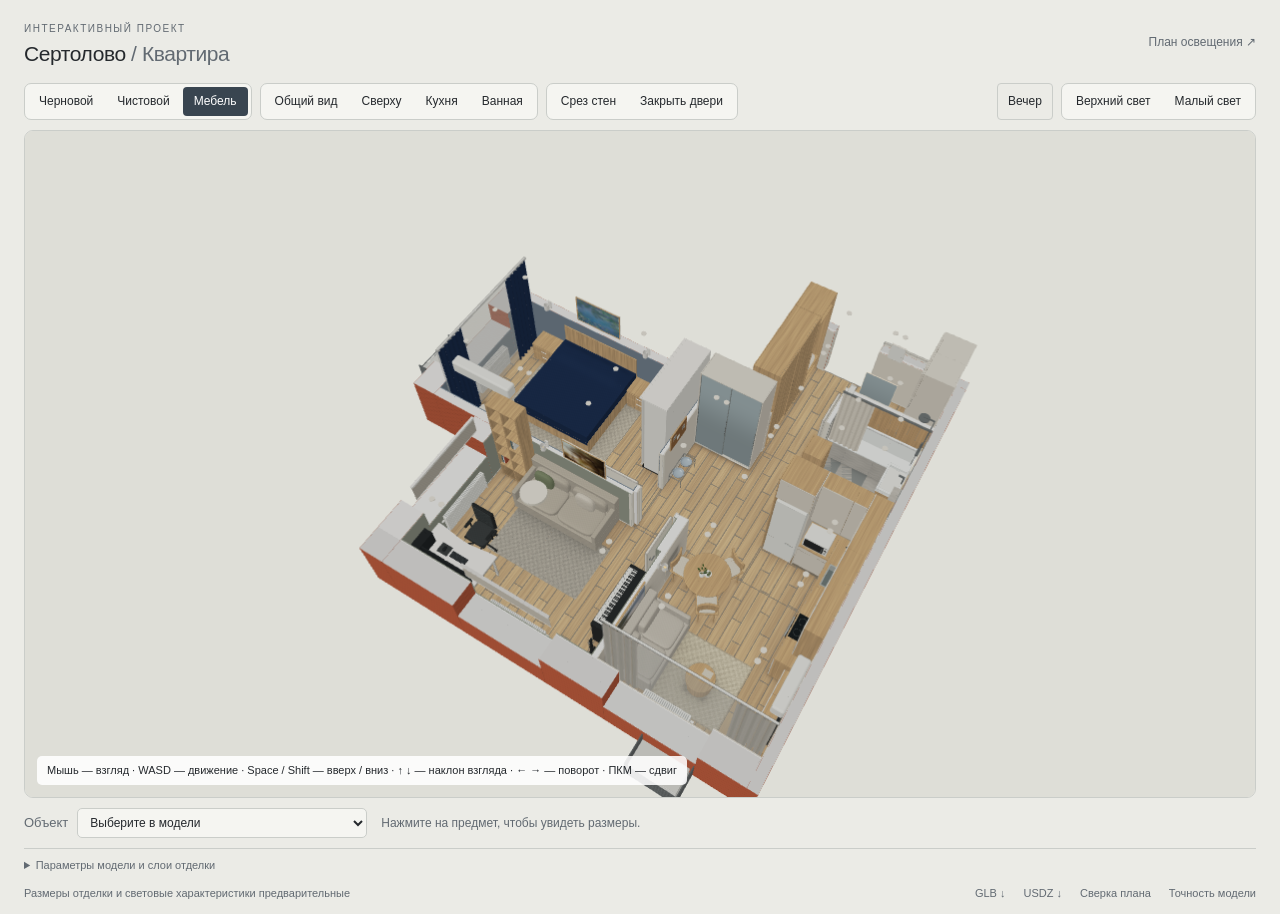
<file: index.html>
<!doctype html>
<html lang="ru">
<head>
  <meta charset="utf-8">
  <meta name="viewport" content="width=device-width, initial-scale=1">
  <meta name="color-scheme" content="light dark">
  <title>Сертолово · квартира</title>
  <link rel="stylesheet" href="viewer.css?v=20260913h">
</head>
<body>
<main>
  <header class="page-header"><div><span class="eyebrow">ИНТЕРАКТИВНЫЙ ПРОЕКТ</span><h1>Сертолово <span>/ Квартира</span></h1></div><a href="lighting-comparison.html" class="header-link">План освещения ↗</a></header>
  <div id="apartment-3d-root">
    <div class="apt-toolbar" aria-label="Управление моделью">
      <div class="control-group" aria-label="Этап отделки">
        <button type="button" class="btn" data-action="rough" aria-pressed="false">Черновой</button>
        <button type="button" class="btn" data-action="finished" aria-pressed="false">Чистовой</button>
        <button type="button" class="btn" data-action="furniture" aria-pressed="true">Мебель</button>
      </div>
      <div class="control-group" aria-label="Ракурс">
        <button type="button" class="btn" data-action="reset">Общий вид</button>
        <button type="button" class="btn" data-action="top" aria-pressed="false">Сверху</button>
        <button type="button" class="btn" data-action="kitchen">Кухня</button>
        <button type="button" class="btn" data-action="bathroom">Ванная</button>
      </div>
      <div class="control-group">
        <button type="button" class="btn" data-action="walls" aria-pressed="false">Срез стен</button>
        <button type="button" class="btn" data-action="doors" aria-pressed="false">Закрыть двери</button>
      </div>
      <button type="button" class="btn evening-button" data-action="evening" aria-pressed="false">Вечер</button>
      <div class="control-group apt-light-controls" aria-label="Сценарий освещения">
        <button type="button" class="btn" data-action="upper-light" aria-pressed="false">Верхний свет</button>
        <button type="button" class="btn" data-action="small-light" aria-pressed="false">Малый свет</button>
      </div>
    </div>
    <div class="apt-stage">
      <canvas role="img" aria-label="Интерактивная трёхмерная модель квартиры"></canvas>
      <div class="apt-hint">Мышь — взгляд · WASD — движение · Space / Shift — вверх / вниз · ↑ ↓ — наклон взгляда · ← → — поворот · ПКМ — сдвиг</div>
    </div>
    <div class="apt-error" role="alert"></div>
    <div class="apt-inspector">
      <label class="object-label">Объект <select data-action="object"><option value="">Выберите в модели</option></select></label>
      <button type="button" class="btn" data-action="cabinet" aria-pressed="false" hidden>Открыть пенал</button>
      <label data-action="towels-label" hidden><input type="checkbox" data-action="towels" checked> Полотенца</label>
      <div class="apt-inspection" role="status">Нажмите на предмет, чтобы увидеть размеры.</div>
    </div>
    <details class="technical"><summary>Параметры модели и слои отделки</summary><div class="apt-buildup"></div><div class="apt-layer-values"></div></details>
    <div class="sr-only" aria-live="polite"></div>
  </div>
  <footer><span>Размеры отделки и световые характеристики предварительные</span><nav aria-label="Файлы проекта"><a href="apartment-model.glb" download>GLB ↓</a><a href="apartment-model.usdz" download>USDZ ↓</a><a href="comparison.html">Сверка плана</a><a href="accuracy.md">Точность модели</a></nav></footer>
</main>
<script src="scene-data.js?v=20260913h"></script>
<script src="viewer-core.js?v=20260913h"></script>
<script>ApartmentViewer.mount("apartment-3d-root",window.APARTMENT_SCENE);</script>
</body>
</html>
</file>
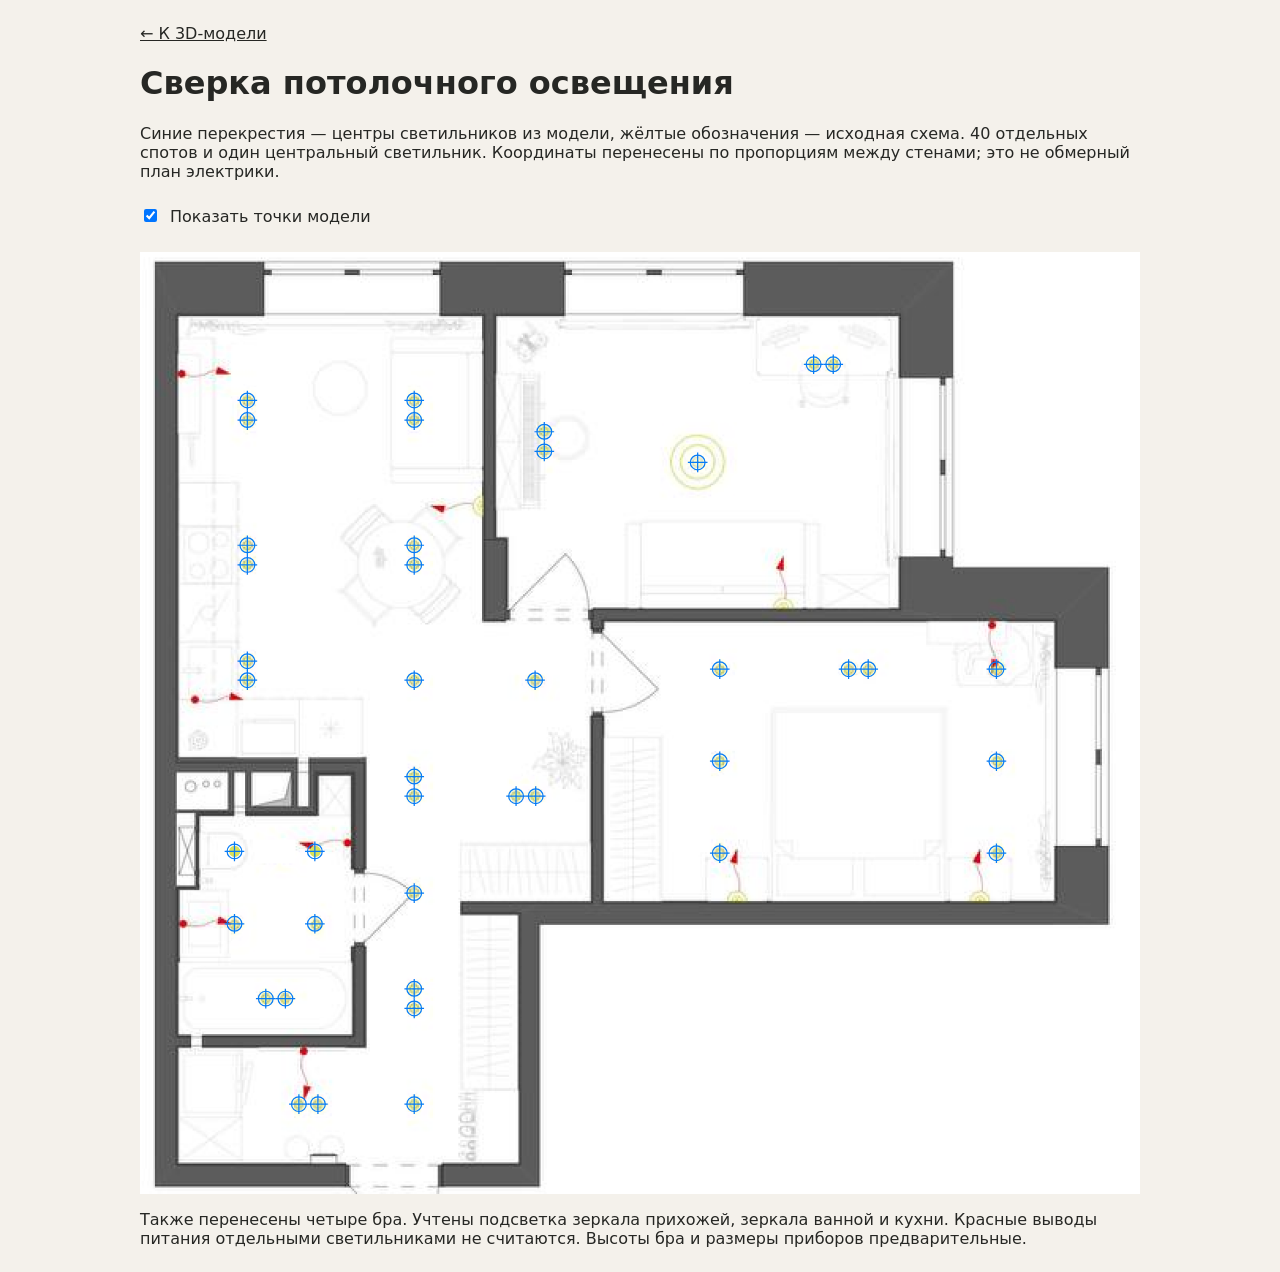
<file: lighting-comparison.html>
<!doctype html>
<html lang="ru"><meta charset="utf-8"><meta name="viewport" content="width=device-width, initial-scale=1">
<title>Сверка освещения</title><style>
body{font:16px system-ui,sans-serif;margin:24px;background:#f4f1eb;color:#262724}main{max-width:1000px;margin:auto}
svg{display:block;width:100%;height:auto;background:white;margin-top:16px}.marks{fill:none;stroke:#087bf5;stroke-width:2}
#overlay:not(:checked)~svg .marks{display:none}a{color:inherit}label{display:inline-block;padding:10px}
</style><main><a href="index.html">← К 3D-модели</a><h1>Сверка потолочного освещения</h1>
<p>Синие перекрестия — центры светильников из модели, жёлтые обозначения — исходная схема.
40 отдельных спотов и один центральный светильник. Координаты перенесены по пропорциям между стенами; это не обмерный план электрики.</p>
<input id="overlay" type="checkbox" checked><label for="overlay">Показать точки модели</label>
<svg viewBox="0 0 1630 1536" role="img" aria-label="Исходная схема и центры светильников модели">
<image href="assets/lighting-plan.png" width="1630" height="1536" preserveAspectRatio="none"/>
<g class="marks"><g><title>spot-kitchen-01 · X 8.358 м · Z 7.875 м</title><circle cx="175.00" cy="242.00" r="12"/><path d="M 159.00,242.00 h32 M 175.00,226.00 v32"/></g><g><title>spot-kitchen-02 · X 8.358 м · Z 7.671 м</title><circle cx="175.00" cy="274.00" r="12"/><path d="M 159.00,274.00 h32 M 175.00,258.00 v32"/></g><g><title>spot-kitchen-03 · X 6.636 м · Z 7.875 м</title><circle cx="447.00" cy="242.00" r="12"/><path d="M 431.00,242.00 h32 M 447.00,226.00 v32"/></g><g><title>spot-kitchen-04 · X 6.636 м · Z 7.671 м</title><circle cx="447.00" cy="274.00" r="12"/><path d="M 431.00,274.00 h32 M 447.00,258.00 v32"/></g><g><title>spot-kitchen-05 · X 8.358 м · Z 6.369 м</title><circle cx="175.00" cy="478.00" r="12"/><path d="M 159.00,478.00 h32 M 175.00,462.00 v32"/></g><g><title>spot-kitchen-06 · X 8.358 м · Z 6.165 м</title><circle cx="175.00" cy="510.00" r="12"/><path d="M 159.00,510.00 h32 M 175.00,494.00 v32"/></g><g><title>spot-kitchen-07 · X 6.636 м · Z 6.369 м</title><circle cx="447.00" cy="478.00" r="12"/><path d="M 431.00,478.00 h32 M 447.00,462.00 v32"/></g><g><title>spot-kitchen-08 · X 6.636 м · Z 6.165 м</title><circle cx="447.00" cy="510.00" r="12"/><path d="M 431.00,510.00 h32 M 447.00,494.00 v32"/></g><g><title>spot-kitchen-09 · X 8.358 м · Z 5.239 м</title><circle cx="175.00" cy="667.00" r="12"/><path d="M 159.00,667.00 h32 M 175.00,651.00 v32"/></g><g><title>spot-kitchen-10 · X 8.358 м · Z 5.045 м</title><circle cx="175.00" cy="698.00" r="12"/><path d="M 159.00,698.00 h32 M 175.00,682.00 v32"/></g><g><title>spot-kitchen-11 · X 6.636 м · Z 5.045 м</title><circle cx="447.00" cy="698.00" r="12"/><path d="M 431.00,698.00 h32 M 447.00,682.00 v32"/></g><g><title>spot-central-01 · X 5.403 м · Z 5.045 м</title><circle cx="644.00" cy="698.00" r="12"/><path d="M 628.00,698.00 h32 M 644.00,682.00 v32"/></g><g><title>spot-central-02 · X 6.636 м · Z 4.043 м</title><circle cx="447.00" cy="855.00" r="12"/><path d="M 431.00,855.00 h32 M 447.00,839.00 v32"/></g><g><title>spot-central-03 · X 6.636 м · Z 3.810 м</title><circle cx="447.00" cy="887.00" r="12"/><path d="M 431.00,887.00 h32 M 447.00,871.00 v32"/></g><g><title>spot-central-04 · X 5.609 м · Z 3.810 м</title><circle cx="613.00" cy="887.00" r="12"/><path d="M 597.00,887.00 h32 M 613.00,871.00 v32"/></g><g><title>spot-central-05 · X 5.397 м · Z 3.810 м</title><circle cx="645.00" cy="887.00" r="12"/><path d="M 629.00,887.00 h32 M 645.00,871.00 v32"/></g><g><title>spot-entry-01 · X 6.636 м · Z 2.796 м</title><circle cx="447.00" cy="1045.00" r="12"/><path d="M 431.00,1045.00 h32 M 447.00,1029.00 v32"/></g><g><title>spot-entry-02 · X 6.636 м · Z 1.818 м</title><circle cx="447.00" cy="1201.00" r="12"/><path d="M 431.00,1201.00 h32 M 447.00,1185.00 v32"/></g><g><title>spot-entry-03 · X 6.636 м · Z 1.617 м</title><circle cx="447.00" cy="1233.00" r="12"/><path d="M 431.00,1233.00 h32 M 447.00,1217.00 v32"/></g><g><title>spot-entry-04 · X 6.636 м · Z 0.630 м</title><circle cx="447.00" cy="1389.00" r="12"/><path d="M 431.00,1389.00 h32 M 447.00,1373.00 v32"/></g><g><title>spot-laundry-01 · X 7.819 м · Z 0.630 м</title><circle cx="259.00" cy="1389.00" r="12"/><path d="M 243.00,1389.00 h32 M 259.00,1373.00 v32"/></g><g><title>spot-laundry-02 · X 7.621 м · Z 0.630 м</title><circle cx="290.00" cy="1389.00" r="12"/><path d="M 274.00,1389.00 h32 M 290.00,1373.00 v32"/></g><g><title>spot-bedroom-01 · X 3.448 м · Z 5.158 м</title><circle cx="945.00" cy="680.00" r="12"/><path d="M 929.00,680.00 h32 M 945.00,664.00 v32"/></g><g><title>spot-bedroom-02 · X 2.110 м · Z 5.158 м</title><circle cx="1155.00" cy="680.00" r="12"/><path d="M 1139.00,680.00 h32 M 1155.00,664.00 v32"/></g><g><title>spot-bedroom-03 · X 1.906 м · Z 5.158 м</title><circle cx="1187.00" cy="680.00" r="12"/><path d="M 1171.00,680.00 h32 M 1187.00,664.00 v32"/></g><g><title>spot-bedroom-04 · X 0.615 м · Z 5.158 м</title><circle cx="1396.00" cy="680.00" r="12"/><path d="M 1380.00,680.00 h32 M 1396.00,664.00 v32"/></g><g><title>spot-bedroom-05 · X 3.448 м · Z 4.219 м</title><circle cx="945.00" cy="830.00" r="12"/><path d="M 929.00,830.00 h32 M 945.00,814.00 v32"/></g><g><title>spot-bedroom-06 · X 0.615 м · Z 4.219 м</title><circle cx="1396.00" cy="830.00" r="12"/><path d="M 1380.00,830.00 h32 M 1396.00,814.00 v32"/></g><g><title>spot-bedroom-07 · X 3.448 м · Z 3.200 м</title><circle cx="945.00" cy="980.00" r="12"/><path d="M 929.00,980.00 h32 M 945.00,964.00 v32"/></g><g><title>spot-bedroom-08 · X 0.615 м · Z 3.200 м</title><circle cx="1396.00" cy="980.00" r="12"/><path d="M 1380.00,980.00 h32 M 1396.00,964.00 v32"/></g><g><title>spot-study-01 · X 2.473 м · Z 8.251 м</title><circle cx="1098.00" cy="183.00" r="12"/><path d="M 1082.00,183.00 h32 M 1098.00,167.00 v32"/></g><g><title>spot-study-02 · X 2.269 м · Z 8.251 м</title><circle cx="1130.00" cy="183.00" r="12"/><path d="M 1114.00,183.00 h32 M 1130.00,167.00 v32"/></g><g><title>spot-study-03 · X 5.303 м · Z 7.549 м</title><circle cx="659.00" cy="293.00" r="12"/><path d="M 643.00,293.00 h32 M 659.00,277.00 v32"/></g><g><title>spot-study-04 · X 5.303 м · Z 7.345 м</title><circle cx="659.00" cy="325.00" r="12"/><path d="M 643.00,325.00 h32 M 659.00,309.00 v32"/></g><g><title>spot-bath-01 · X 8.492 м · Z 3.219 м</title><circle cx="154.00" cy="977.00" r="12"/><path d="M 138.00,977.00 h32 M 154.00,961.00 v32"/></g><g><title>spot-bath-02 · X 7.653 м · Z 3.219 м</title><circle cx="285.00" cy="977.00" r="12"/><path d="M 269.00,977.00 h32 M 285.00,961.00 v32"/></g><g><title>spot-bath-03 · X 8.492 м · Z 2.483 м</title><circle cx="154.00" cy="1095.00" r="12"/><path d="M 138.00,1095.00 h32 M 154.00,1079.00 v32"/></g><g><title>spot-bath-04 · X 7.653 м · Z 2.483 м</title><circle cx="285.00" cy="1095.00" r="12"/><path d="M 269.00,1095.00 h32 M 285.00,1079.00 v32"/></g><g><title>spot-bath-05 · X 8.165 м · Z 1.718 м</title><circle cx="205.00" cy="1217.00" r="12"/><path d="M 189.00,1217.00 h32 M 205.00,1201.00 v32"/></g><g><title>spot-bath-06 · X 7.960 м · Z 1.718 м</title><circle cx="237.00" cy="1217.00" r="12"/><path d="M 221.00,1217.00 h32 M 237.00,1201.00 v32"/></g><g><title>study-central · X 3.677 м · Z 7.230 м</title><circle cx="909.00" cy="343.00" r="12"/><path d="M 893.00,343.00 h32 M 909.00,327.00 v32"/></g></g></svg>
<p>Также перенесены четыре бра. Учтены подсветка зеркала прихожей, зеркала ванной и кухни.
Красные выводы питания отдельными светильниками не считаются. Высоты бра и размеры приборов предварительные.</p></main></html>
</file>
<file: viewer.css>
:root{color-scheme:light;--background:#ebebe6;--foreground:#25292d;--muted-foreground:#626a72;--border:#cacdc9;--primary:#343d47;--primary-foreground:#fff;--ring:#426b8e;--control:#f5f5f1;--control-hover:#dedfda;--active:#394550;--active-text:#fff;--hint:#ffffffdf}
:root[data-apartment-theme="evening"]{color-scheme:dark;--background:#121417;--foreground:#e7e9ec;--muted-foreground:#969ca5;--border:#30343b;--primary:#e0e5e8;--primary-foreground:#16191c;--ring:#a8c3dc;--control:#1b1e23;--control-hover:#2c3139;--active:#414954;--active-text:#fff;--hint:#171a20d9}
*{box-sizing:border-box}
[hidden]{display:none!important}
body{margin:0;min-width:320px;background:var(--background);color:var(--foreground);font:13px/1.5 -apple-system,BlinkMacSystemFont,"Segoe UI",sans-serif}
main{width:100%;padding:18px 24px 12px;margin:0 auto}
.page-header{display:flex;align-items:center;justify-content:space-between;gap:16px;margin-bottom:16px}
.eyebrow{font-size:10px;letter-spacing:.15em;color:var(--muted-foreground)}
h1{margin:2px 0 0;font-size:21px;line-height:1.3;font-weight:500;letter-spacing:-.02em}
h1 span{color:var(--muted-foreground);font-weight:400}
a{color:inherit;text-decoration:none}a:hover{text-decoration:underline;text-underline-offset:4px}
.header-link{font-size:12px;color:var(--muted-foreground)}
#apartment-3d-root{position:relative;width:100%}
.apt-toolbar{display:flex;flex-wrap:wrap;align-items:center;gap:8px;margin-bottom:10px}
.control-group{display:flex;flex-wrap:wrap;gap:2px;background:var(--control);border:1px solid var(--border);border-radius:7px;padding:3px}
.btn{font:inherit;font-size:12px;line-height:1.2;min-height:29px;padding:6px 10px;border:1px solid transparent;border-radius:4px;background:transparent;color:var(--foreground);cursor:pointer;white-space:nowrap}
.btn:hover{background:var(--control-hover);color:var(--foreground)}.btn[aria-pressed="true"]{background:var(--active);color:var(--active-text)}
.evening-button{margin-left:auto;border-color:var(--border);min-height:37px;color:var(--foreground)}
.evening-button[aria-pressed="true"]{background:#434033;color:#f7e1a7;border-color:#726242}
.btn:focus-visible,a:focus-visible,summary:focus-visible,select:focus-visible{outline:2px solid var(--ring);outline-offset:3px}
.apt-stage{position:relative;width:100%;height:calc(100svh - 232px);min-height:380px;overflow:hidden;border-radius:9px;background:var(--background);border:1px solid var(--border)}
canvas{display:block;width:100%;height:100%;cursor:grab;touch-action:none}canvas:active{cursor:grabbing}
.apt-hint{position:absolute;bottom:12px;left:12px;max-width:calc(100% - 24px);padding:6px 10px;border-radius:5px;background:var(--hint);color:var(--foreground);font-size:11px;pointer-events:none}
.apt-inspector{display:flex;align-items:center;flex-wrap:wrap;gap:8px 14px;padding:10px 0;border-bottom:1px solid var(--border);min-height:48px}
.object-label{display:flex;gap:9px;align-items:center;color:var(--muted-foreground)}
select{max-width:min(290px,70vw);min-height:30px;border:1px solid var(--border);border-radius:5px;background:var(--control);color:var(--foreground);padding:3px 8px;font:inherit;font-size:12px}
.apt-inspection{flex:1;min-width:240px;color:var(--muted-foreground);font-size:12px}
.technical{padding-top:8px;color:var(--muted-foreground);font-size:11px}.technical summary{cursor:pointer}.technical>div{padding-top:5px}
footer{display:flex;justify-content:space-between;gap:10px;flex-wrap:wrap;margin-top:12px;font-size:11px;color:var(--muted-foreground)}footer nav{display:flex;flex-wrap:wrap;gap:18px}
.apt-error{display:none;padding:20px;color:#ffac9f}#apartment-3d-root[data-error="true"] .apt-error{display:block}#apartment-3d-root[data-error="true"] .apt-stage{display:none}
.sr-only{position:absolute;width:1px;height:1px;margin:-1px;overflow:hidden;clip:rect(0,0,0,0);white-space:nowrap}
@media(max-width:800px){main{padding:12px}.page-header{margin-bottom:12px}.header-link{display:none}.evening-button{margin-left:0}.apt-stage{height:65svh;min-height:360px}.apt-inspection{flex-basis:100%}.apt-hint{font-size:10px}h1{font-size:19px}}
@media(pointer:coarse){.btn,select{min-height:44px}.apt-toolbar{gap:6px}.btn{padding-inline:9px}}
</file>
